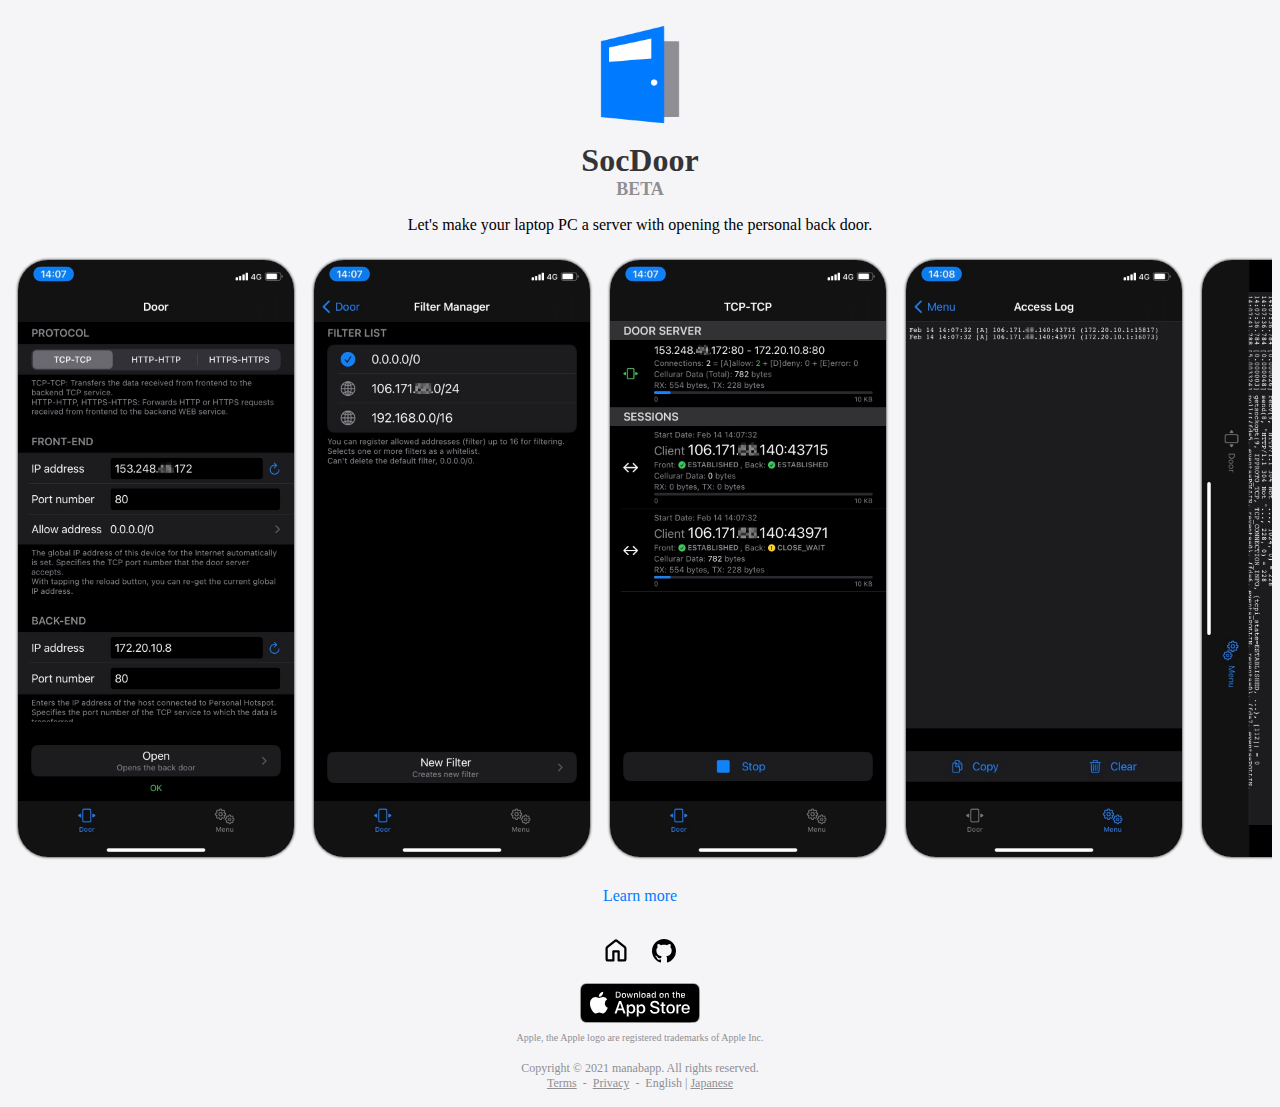
<file: docs/index.html>
<!DOCTYPE html PUBLIC "-//W3C//DTD HTML 4.01//EN" "http://www.w3.org/TR/html4/strict.dtd">
<html>
<head>
<meta http-equiv="Content-Type" content="text/html; charset=utf-8">
<meta http-equiv="Content-Style-Type" content="text/css">
<meta name="viewport" content="width=375,initial-scale=1,user-scalable=yes">
<title>SocDoor</title>
<link rel="stylesheet" href="apps.css">
</head>
<body>
<center>
<img src="img/SocDoor_splash.png" width=130 height=130><br>
<div class="title">SocDoor</div>
<font color=#8e8e93 size=+1><b>BETA</b></font>

<p>

Let's make your laptop PC a server with opening the personal back door.

<div class="yoko">
    <div><img class="screenshotimg" src="img/ScreenShot1.jpeg" alt="image1" width=276px height=597px></div>
    <div><img class="screenshotimg" src="img/ScreenShot2.jpeg" alt="image2" width=276px height=597px></div>
    <div><img class="screenshotimg" src="img/ScreenShot3.jpeg" alt="image3" width=276px height=597px></div>
    <div><img class="screenshotimg" src="img/ScreenShot4.jpeg" alt="image4" width=276px height=597px></div>
    <div><img class="screenshotimg" src="img/ScreenShot5.jpeg" alt="image5" width=276px height=597px></div>
</div>

<p>

<div id="p1">
    <a onclick="showDescription();">Learn more</a>
</div>
<div id="p2">
    <a onclick="hideDescription();">Hide text</a><br>
    <p align="left">
    SocDoor relays packets to your laptop PC that do not have a global IP.<br><br>
    
    When you want to verify a server program, you can publish the service to the Internet by connect PC to your iPhone.<br><br>
    
    <img src="img/Intro.001.jpeg" width=100% /><br><br>
    
    <span class="functions">TCP-TCP</span><br>
    Transfers TCP data received on cellurar interface of iPhone to any TCP service (including HTTP and HTTPS) on a backend host. <br>
    This feature is not Port Forwarding, so TCP connection from a client is terminated on the iOS device.<br><br>

    <span class="functions">HTTP-HTTP, HTTPS-HTTPS</span><br>
    Forwards HTTP (or HTTPS) request received on cellurar interface of iPhone to a backend WEB service. <br>
    The app behaves as a Reverse Proxy. You cna select HTTPS secure communication with a server certificate.<br>
    Sorry, these protocols cannot be used in current version. <br><br>
    
    This app is a BETA version and will be updated in the future.
    </p>
    <a onclick="hideDescription();">Hide text</a>
</div>

<p>
<br>
<!-- refer: https://primer.style/octicons/ -->
<a href="../Apps/index.html"><img src="img/home.svg" height=24></a>&nbsp;&nbsp;&nbsp;&nbsp;&nbsp;
<a href="https://github.com/manabapp/SocDoor"><img src="img/mark-github.svg" height=24></a>
<p>

<!-- refer: https://qiita.com/macoril/items/48125b2a0a48339b3693 -->
<!-- refer: https://developer.apple.com/jp/app-store/marketing/guidelines/ -->
<a href="https://itunes.apple.com/app/id1553713764?mt=8"><img src="img/AppStore_US.svg"></a><br>
<span class="trademarks">Apple, the Apple logo are registered trademarks of Apple Inc.</span>

<p>

<div class="copyright">
    Copyright © 2021 manabapp. All rights reserved.<br>
    <a class="footer" href="TermsOfService.html">Terms</a>&nbsp;&nbsp;-&nbsp;
    <a class="footer" href="PrivacyPolicy.html">Privacy</a>&nbsp;&nbsp;-&nbsp;
    English | <a class="footer" href="index_ja.html">Japanese</a>
</div>

<p>

</center>
<script>
document.getElementById("p1").style.display = "block";
document.getElementById("p2").style.display = "none";
function showDescription(){
    document.getElementById("p1").style.display = "none";
    document.getElementById("p2").style.display = "block";
}
function hideDescription(){
    document.getElementById("p1").style.display = "block";
    document.getElementById("p2").style.display = "none";
}
</script>
</body>
</html>
</file>
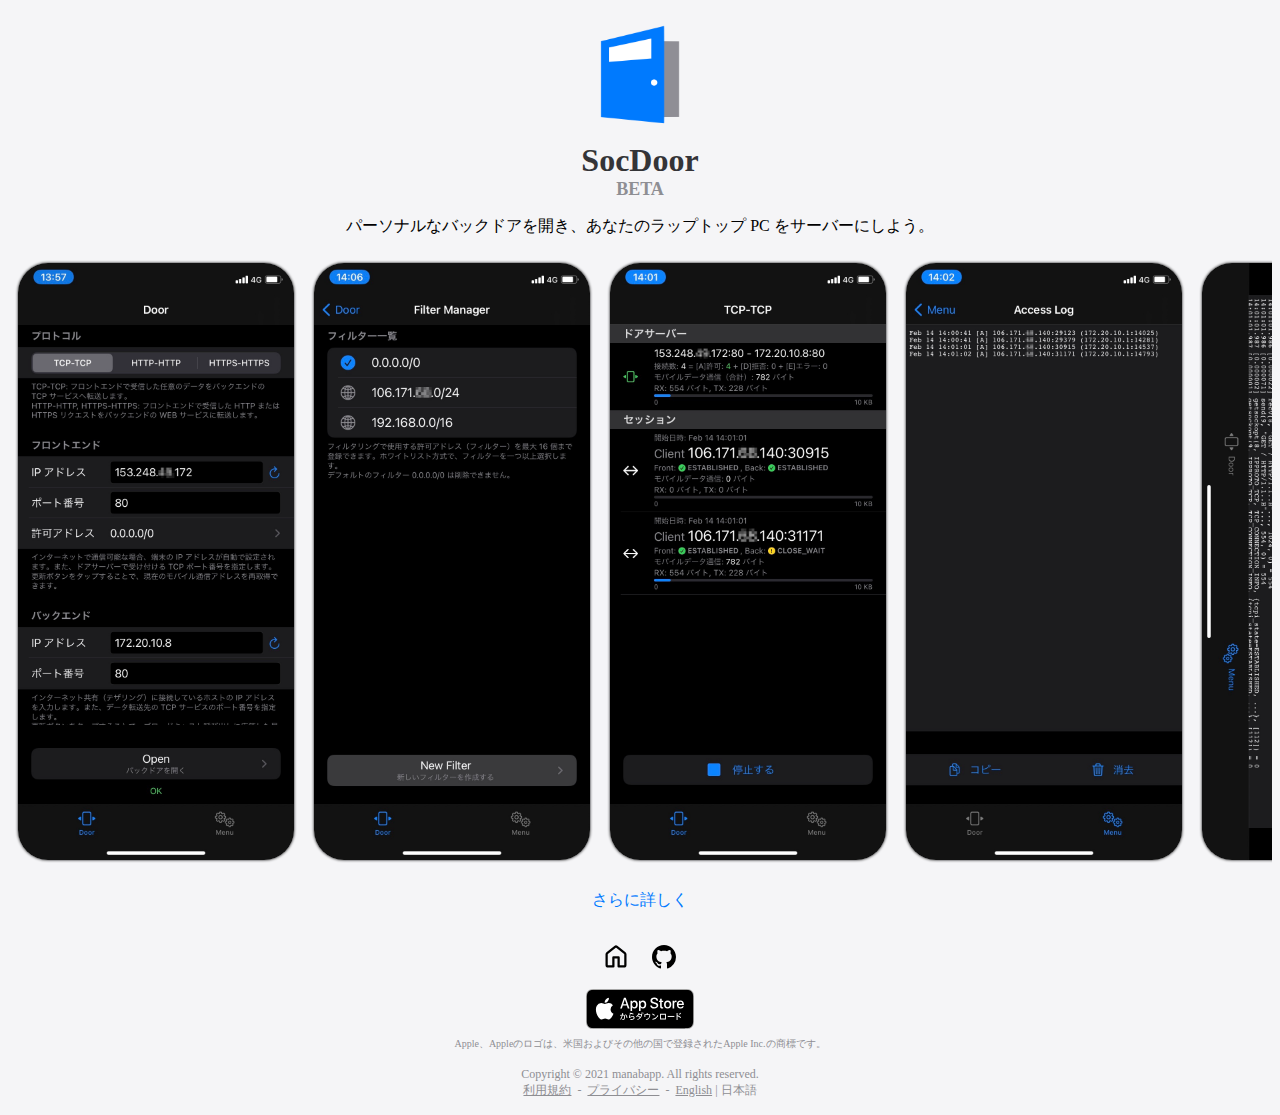
<file: docs/index_ja.html>
<!DOCTYPE html PUBLIC "-//W3C//DTD HTML 4.01//EN" "http://www.w3.org/TR/html4/strict.dtd">
<html>
<head>
<meta http-equiv="Content-Type" content="text/html; charset=utf-8">
<meta http-equiv="Content-Style-Type" content="text/css">
<meta name="viewport" content="width=375,initial-scale=1,user-scalable=yes">
<title>SocDoor (Japanese)</title>
<link rel="stylesheet" href="apps.css">
</head>
<body>
<center>
<img src="img/SocDoor_splash.png" width=130 height=130><br>
<div class="title">SocDoor</div>
<font color=#8e8e93 size=+1><b>BETA</b></font>

<p>

パーソナルなバックドアを開き、あなたのラップトップ PC をサーバーにしよう。

<div class="yoko">
    <div><img class="screenshotimg" src="img/ScreenShot1_ja.jpeg" alt="image1" width=276px height=597px></div>
    <div><img class="screenshotimg" src="img/ScreenShot2_ja.jpeg" alt="image2" width=276px height=597px></div>
    <div><img class="screenshotimg" src="img/ScreenShot3_ja.jpeg" alt="image3" width=276px height=597px></div>
    <div><img class="screenshotimg" src="img/ScreenShot4_ja.jpeg" alt="image4" width=276px height=597px></div>
    <div><img class="screenshotimg" src="img/ScreenShot5_ja.jpeg" alt="image5" width=276px height=597px></div>
</div>

<p>

<div id="p1">
    <a onclick="showDescription();">さらに詳しく</a>
</div>
<div id="p2">
    <a onclick="hideDescription();">説明を隠す</a><br>
    <p align="left">
    SocDoor は、グローバル IP を持たないラップトップ PC に対してパケットを中継します。<br><br>
    
    サーバープログラムを検証したいときに、PC をあなたの iPhone に接続してインターネットにサービスを公開することができます。<br><br>
    
    <img src="img/Intro.001.jpeg" width=100% /><br><br>
    
    <span class="functions">TCP-TCP</span><br>
    iPhone のモバイル通信インターフェースで受信した TCP データをバックエンドの任意の TCP サービス（HTTP, HTTPS を含む）へ転送します。<br>
    なお、この機能はポートフォワーディングではないため、クライアントとの TCP コネクションは iOS 端末で一旦終端します。<br><br>

    <span class="functions">HTTP-HTTP, HTTPS-HTTPS</span><br>
    iPhone のモバイル通信インターフェースで受信した HTTP（または HTTPS）リクエストをバックエンドの WEB サービスに転送します。<br>
    リバースプロキシとして動作します。また、サーバ証明書を用意することで　HTTPS を使用したセキュアな通信が可能となります。<br>
    現在、この機能は使用できません。<br><br>
    
    本アプリは BETA バージョンであり、今後アップデートしていきます。
    </p>
    <a onclick="hideDescription();">説明を隠す</a>
</div>

<p>
<br>
<!-- refer: https://primer.style/octicons/ -->
<a href="../Apps/index_ja.html"><img src="img/home.svg" height=24></a>&nbsp;&nbsp;&nbsp;&nbsp;&nbsp;
<a href="https://github.com/manabapp/SocDoor"><img src="img/mark-github.svg" height=24></a>
<p>

<!-- refer: https://qiita.com/macoril/items/48125b2a0a48339b3693 -->
<!-- refer: https://developer.apple.com/jp/app-store/marketing/guidelines/ -->
<a href="https://itunes.apple.com/jp/app/id1553713764?mt=8"><img src="img/AppStore_JP.svg"></a><br>
<span class="trademarks">Apple、Appleのロゴは、米国およびその他の国で登録されたApple Inc.の商標です。</span>

<p>

<div class="copyright">
    Copyright © 2021 manabapp. All rights reserved.<br>
    <a class="footer" href="TermsOfService_ja.html">利用規約</a>&nbsp;&nbsp;-&nbsp;
    <a class="footer" href="PrivacyPolicy_ja.html">プライバシー</a>&nbsp;&nbsp;-&nbsp;
    <a class="footer" href="index.html">English</a> | 日本語
</div>

<p>

</center>
<script>
    document.getElementById("p1").style.display = "block";
    document.getElementById("p2").style.display = "none";
    function showDescription(){
        document.getElementById("p1").style.display = "none";
        document.getElementById("p2").style.display = "block";
    }
    function hideDescription(){
        document.getElementById("p1").style.display = "block";
        document.getElementById("p2").style.display = "none";
    }
</script>
</body>
</html>
</file>
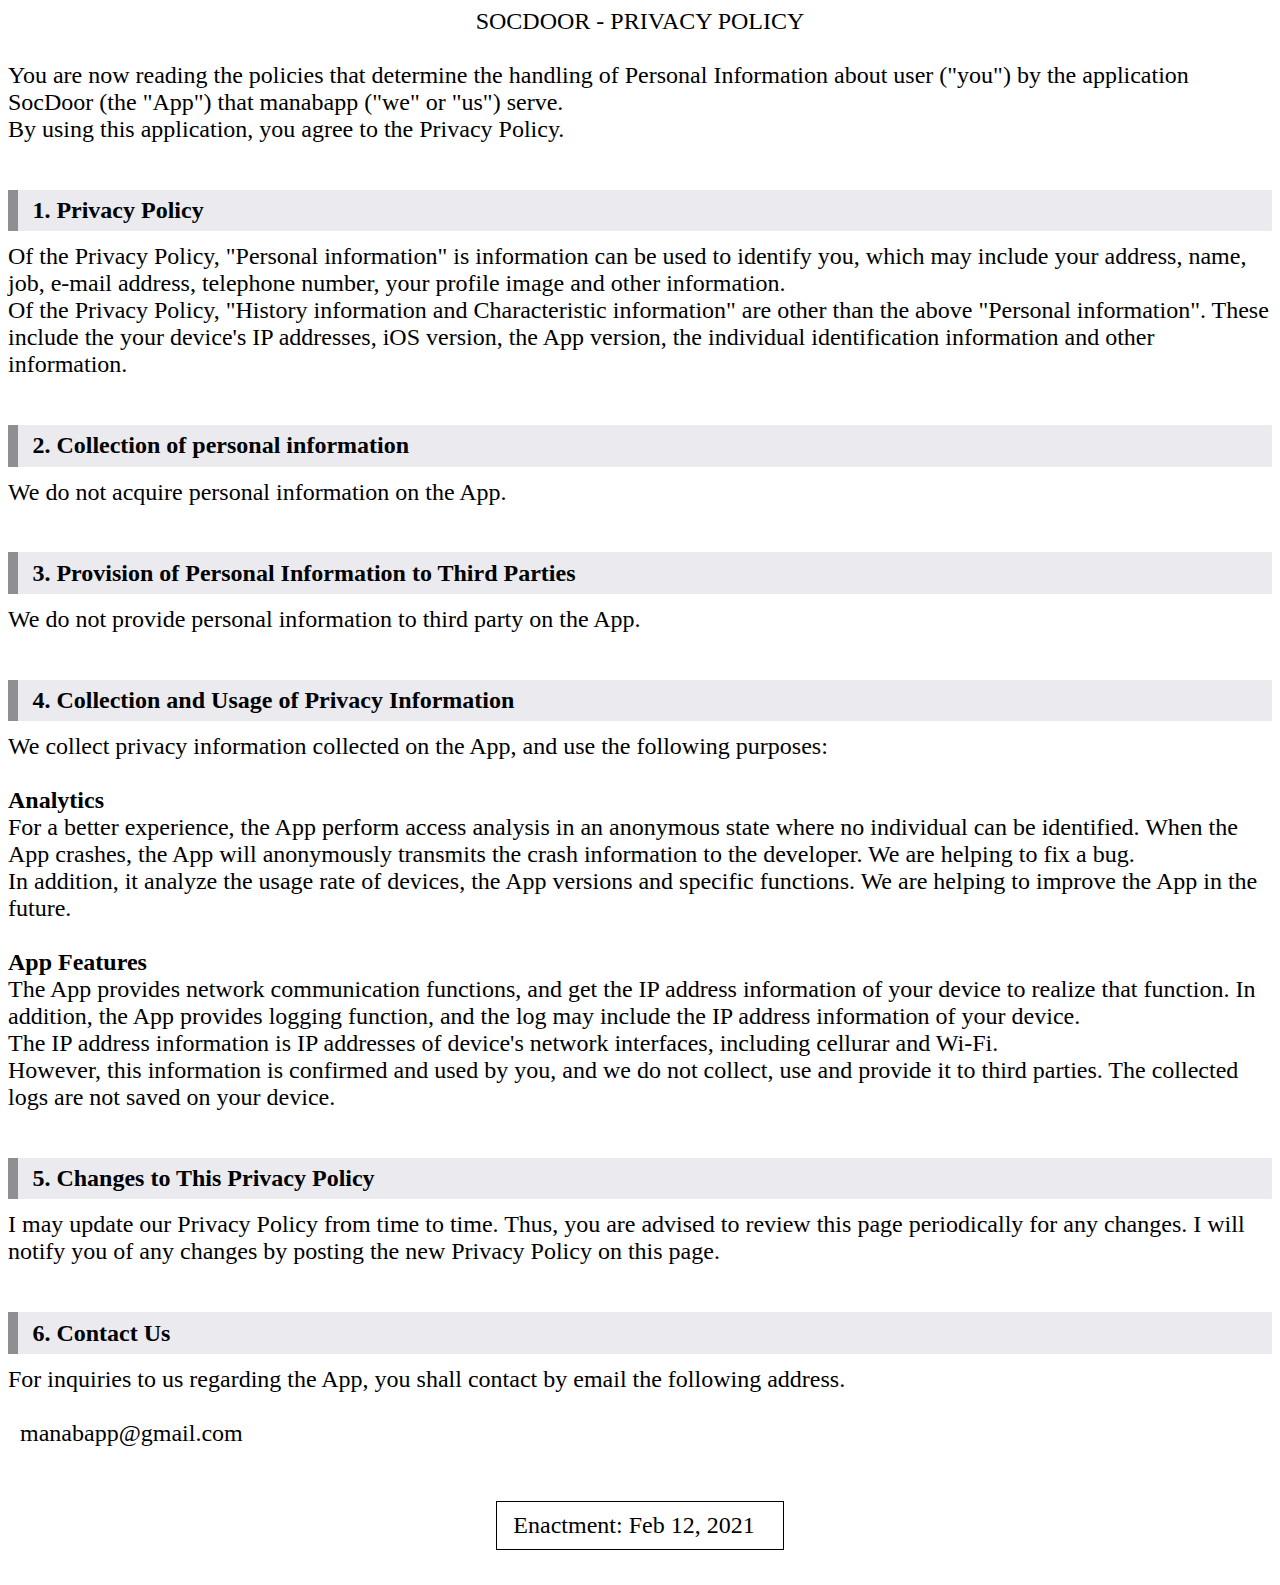
<file: docs/PrivacyPolicy.html>
<!DOCTYPE html PUBLIC "-//W3C//DTD HTML 4.01//EN" "http://www.w3.org/TR/html4/strict.dtd">
<html>
<head>
<meta http-equiv="Content-Type" content="text/html; charset=utf-8">
<meta http-equiv="Content-Style-Type" content="text/css">
<title>Privacy Policy</title>
<link rel="stylesheet" href="style.css">
</head>
<body>
<center>SOCDOOR - PRIVACY POLICY</center><br>
You are now reading the policies that determine the handling of Personal Information about user ("you") by the application SocDoor (the "App") that manabapp ("we" or "us") serve.<br>
By using this application, you agree to the Privacy Policy.<br>
<br>

<h2>1. Privacy Policy</h2>
Of the Privacy Policy, "Personal information" is information can be used to identify you, which may include your address, name, job, e-mail address, telephone number, your profile image and other information.<br>
Of the Privacy Policy, "History information and Characteristic information" are other than the above "Personal information". These include the your device's IP addresses, iOS version, the App version, the individual identification information and other information.<br>
<br>

<h2>2. Collection of personal information</h2>
We do not acquire personal information on the App.<br>
<br>
    
<h2>3. Provision of Personal Information to Third Parties</h2>
We do not provide personal information to third party on the App.<br>
<br>

<h2>4. Collection and Usage of Privacy Information</h2>
We collect privacy information collected on the App, and use the following purposes:<br>
<br>

<b>Analytics</b><br>
For a better experience, the App perform access analysis in an anonymous state where no individual can be identified.
When the App crashes, the App will anonymously transmits the crash information to the developer. We are helping to fix a bug.<br>
In addition, it analyze the usage rate of devices, the App versions and specific functions. We are helping to improve the App in the future.<br>
<br>

<b>App Features</b><br>
The App provides network communication functions, and get the IP address information of your device to realize that function.
In addition, the App provides logging function, and the log may include the IP address information of your device.<br>
The IP address information is IP addresses of device's network interfaces, including cellurar and Wi-Fi.<br>
However, this information is confirmed and used by you, and we do not collect, use and provide it to third parties.
The collected logs are not saved on your device. <br>
<br>

<h2>5. Changes to This Privacy Policy</h2>
I may update our Privacy Policy from time to time.
Thus, you are advised to review this page periodically for any changes.
I will notify you of any changes by posting the new Privacy Policy on this page.<br>
<br>

<h2>6. Contact Us</h2>
For inquiries to us regarding the App, you shall contact by email the following address.<br>
<br>
&nbsp;&nbsp;manabapp@gmail.com<br>
<br>
<br>

<center><table><tr><td>&nbsp;Enactment: Feb 12, 2021&nbsp;&nbsp;&nbsp;</td></tr></table></center>
<br>
</body>
</html>
</file>
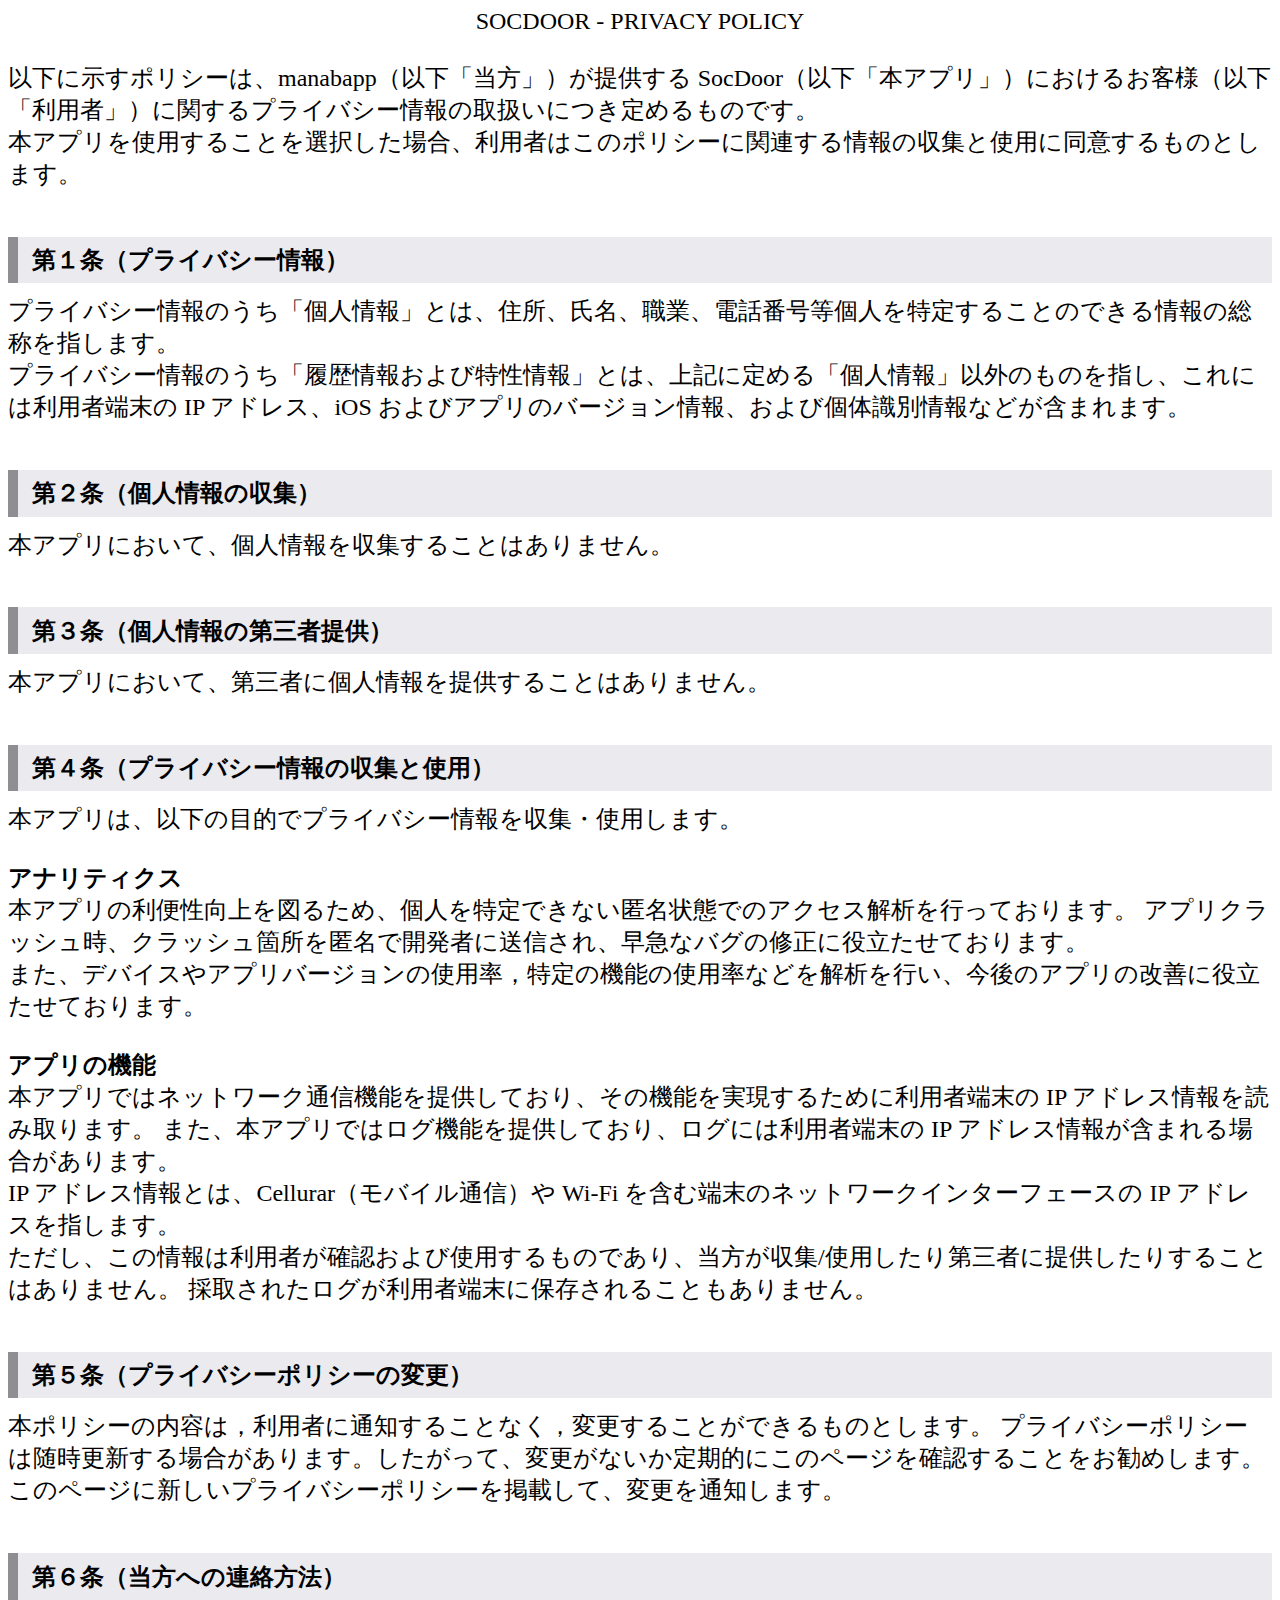
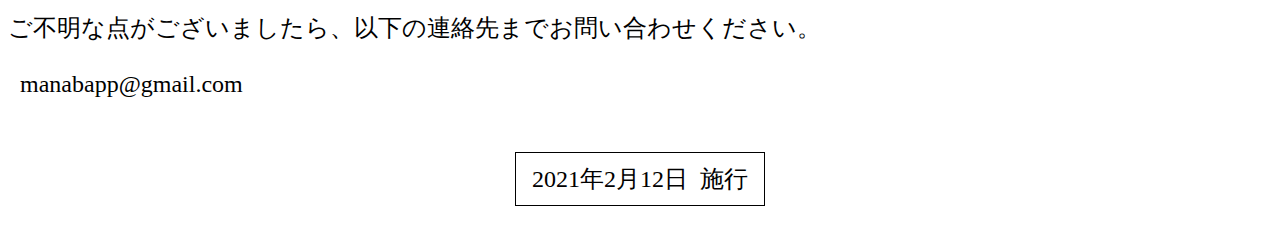
<file: docs/PrivacyPolicy_ja.html>
<!DOCTYPE html PUBLIC "-//W3C//DTD HTML 4.01//EN" "http://www.w3.org/TR/html4/strict.dtd">
<html>
<head>
<meta http-equiv="Content-Type" content="text/html; charset=utf-8">
<meta http-equiv="Content-Style-Type" content="text/css">
<title>Privacy Policy (Japanese)</title>
<link rel="stylesheet" href="style.css">
</head>
<body>
<center>SOCDOOR - PRIVACY POLICY</center><br>
以下に示すポリシーは、manabapp（以下「当方」）が提供する SocDoor（以下「本アプリ」）におけるお客様（以下「利用者」）に関するプライバシー情報の取扱いにつき定めるものです。<br>
本アプリを使用することを選択した場合、利用者はこのポリシーに関連する情報の収集と使用に同意するものとします。<br>
<br>

<h2>第１条（プライバシー情報）</h2>
プライバシー情報のうち「個人情報」とは、住所、氏名、職業、電話番号等個人を特定することのできる情報の総称を指します。<br>
プライバシー情報のうち「履歴情報および特性情報」とは、上記に定める「個人情報」以外のものを指し、これには利用者端末の IP アドレス、iOS およびアプリのバージョン情報、および個体識別情報などが含まれます。<br>
<br>

<h2>第２条（個人情報の収集）</h2>
本アプリにおいて、個人情報を収集することはありません。<br>
<br>
    
<h2>第３条（個人情報の第三者提供）</h2>
本アプリにおいて、第三者に個人情報を提供することはありません。<br>
<br>

<h2>第４条（プライバシー情報の収集と使用）</h2>
本アプリは、以下の目的でプライバシー情報を収集・使用します。<br>
<br>

<b>アナリティクス</b><br>
本アプリの利便性向上を図るため、個人を特定できない匿名状態でのアクセス解析を行っております。
アプリクラッシュ時、クラッシュ箇所を匿名で開発者に送信され、早急なバグの修正に役立たせております。<br>
また、デバイスやアプリバージョンの使用率，特定の機能の使用率などを解析を行い、今後のアプリの改善に役立たせております。<br>
<br>

<b>アプリの機能</b><br>
本アプリではネットワーク通信機能を提供しており、その機能を実現するために利用者端末の IP アドレス情報を読み取ります。
また、本アプリではログ機能を提供しており、ログには利用者端末の IP アドレス情報が含まれる場合があります。<br>
IP アドレス情報とは、Cellurar（モバイル通信）や Wi-Fi を含む端末のネットワークインターフェースの IP アドレスを指します。<br>
ただし、この情報は利用者が確認および使用するものであり、当方が収集/使用したり第三者に提供したりすることはありません。
採取されたログが利用者端末に保存されることもありません。<br>
<br>

<h2>第５条（プライバシーポリシーの変更）</h2>
本ポリシーの内容は，利用者に通知することなく，変更することができるものとします。
プライバシーポリシーは随時更新する場合があります。したがって、変更がないか定期的にこのページを確認することをお勧めします。
このページに新しいプライバシーポリシーを掲載して、変更を通知します。<br>
<br>

<h2>第６条（当方への連絡方法）</h2>
ご不明な点がございましたら、以下の連絡先までお問い合わせください。<br>
<br>
&nbsp;&nbsp;manabapp@gmail.com<br>
<br>
<br>

<center><table><tr><td>&nbsp;2021年2月12日&nbsp;&nbsp;施行&nbsp;</td></tr></table></center>
<br>
</body>
</html>
</file>
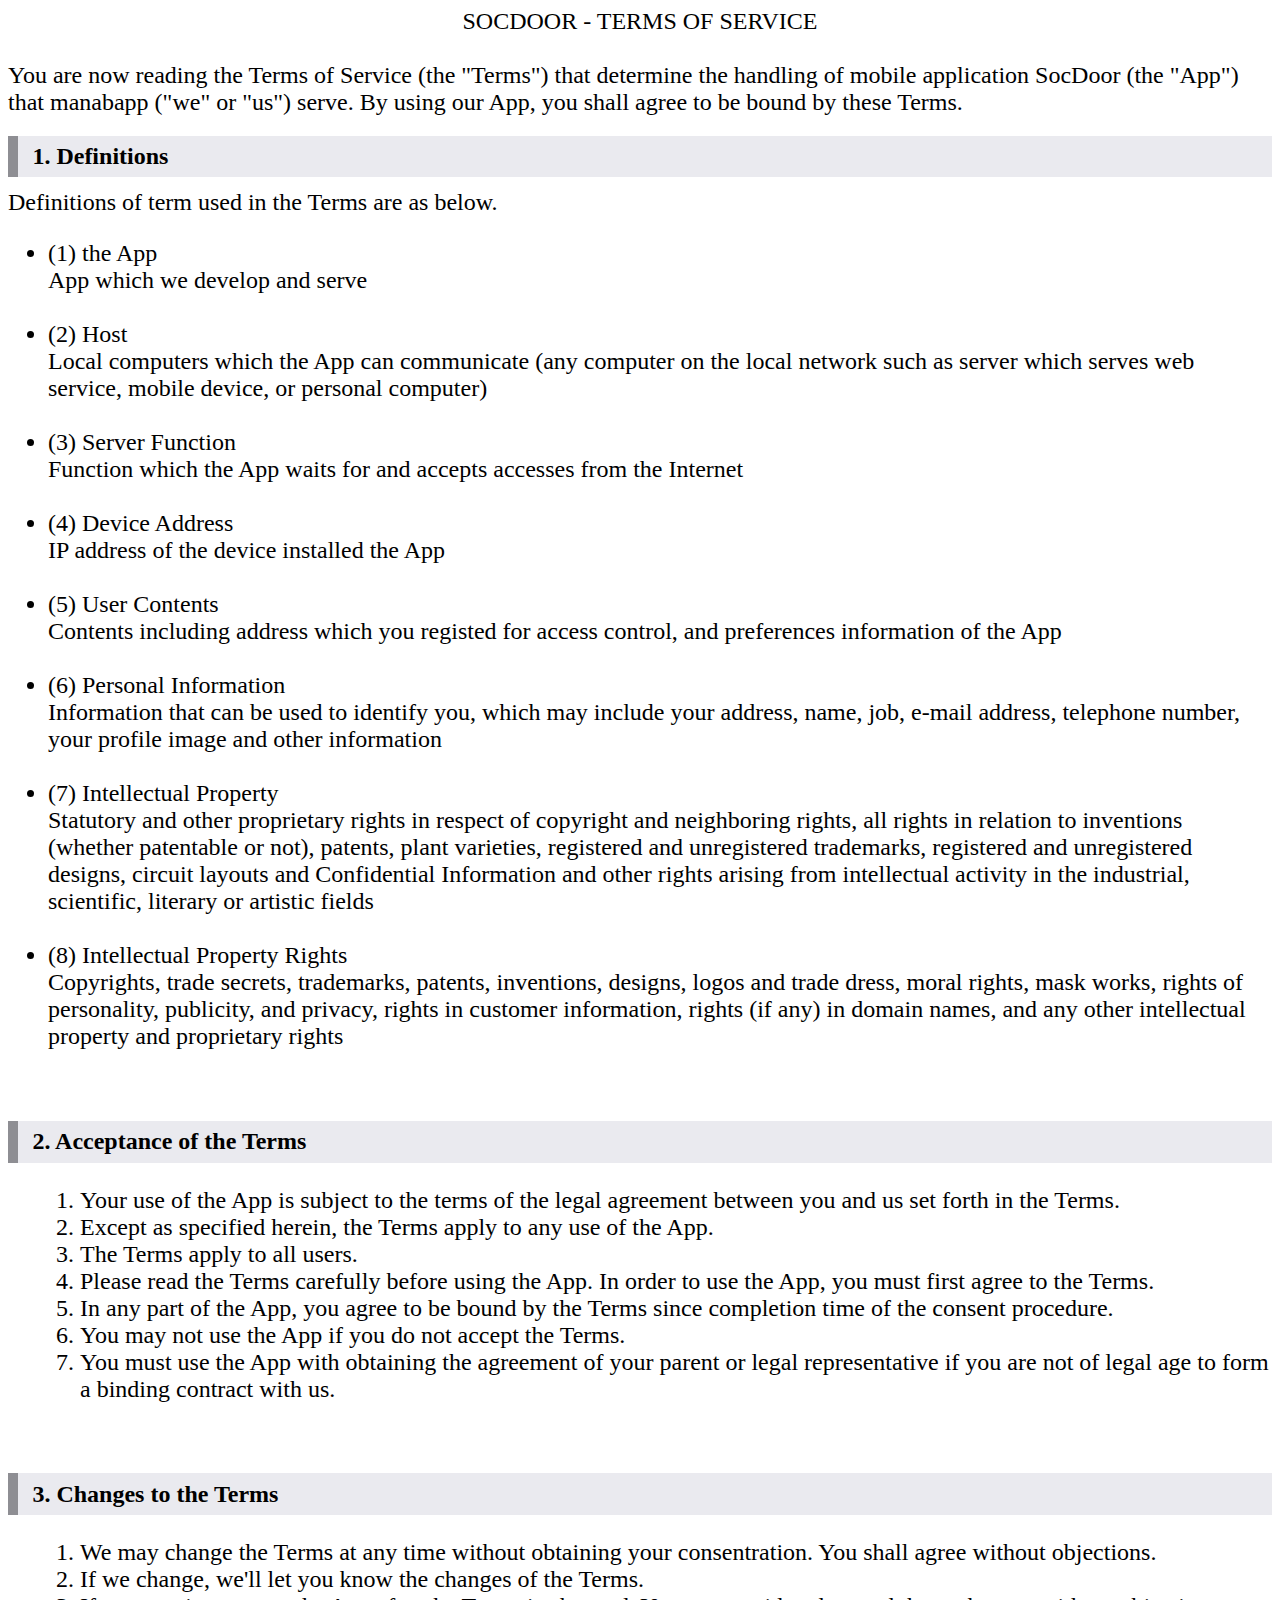
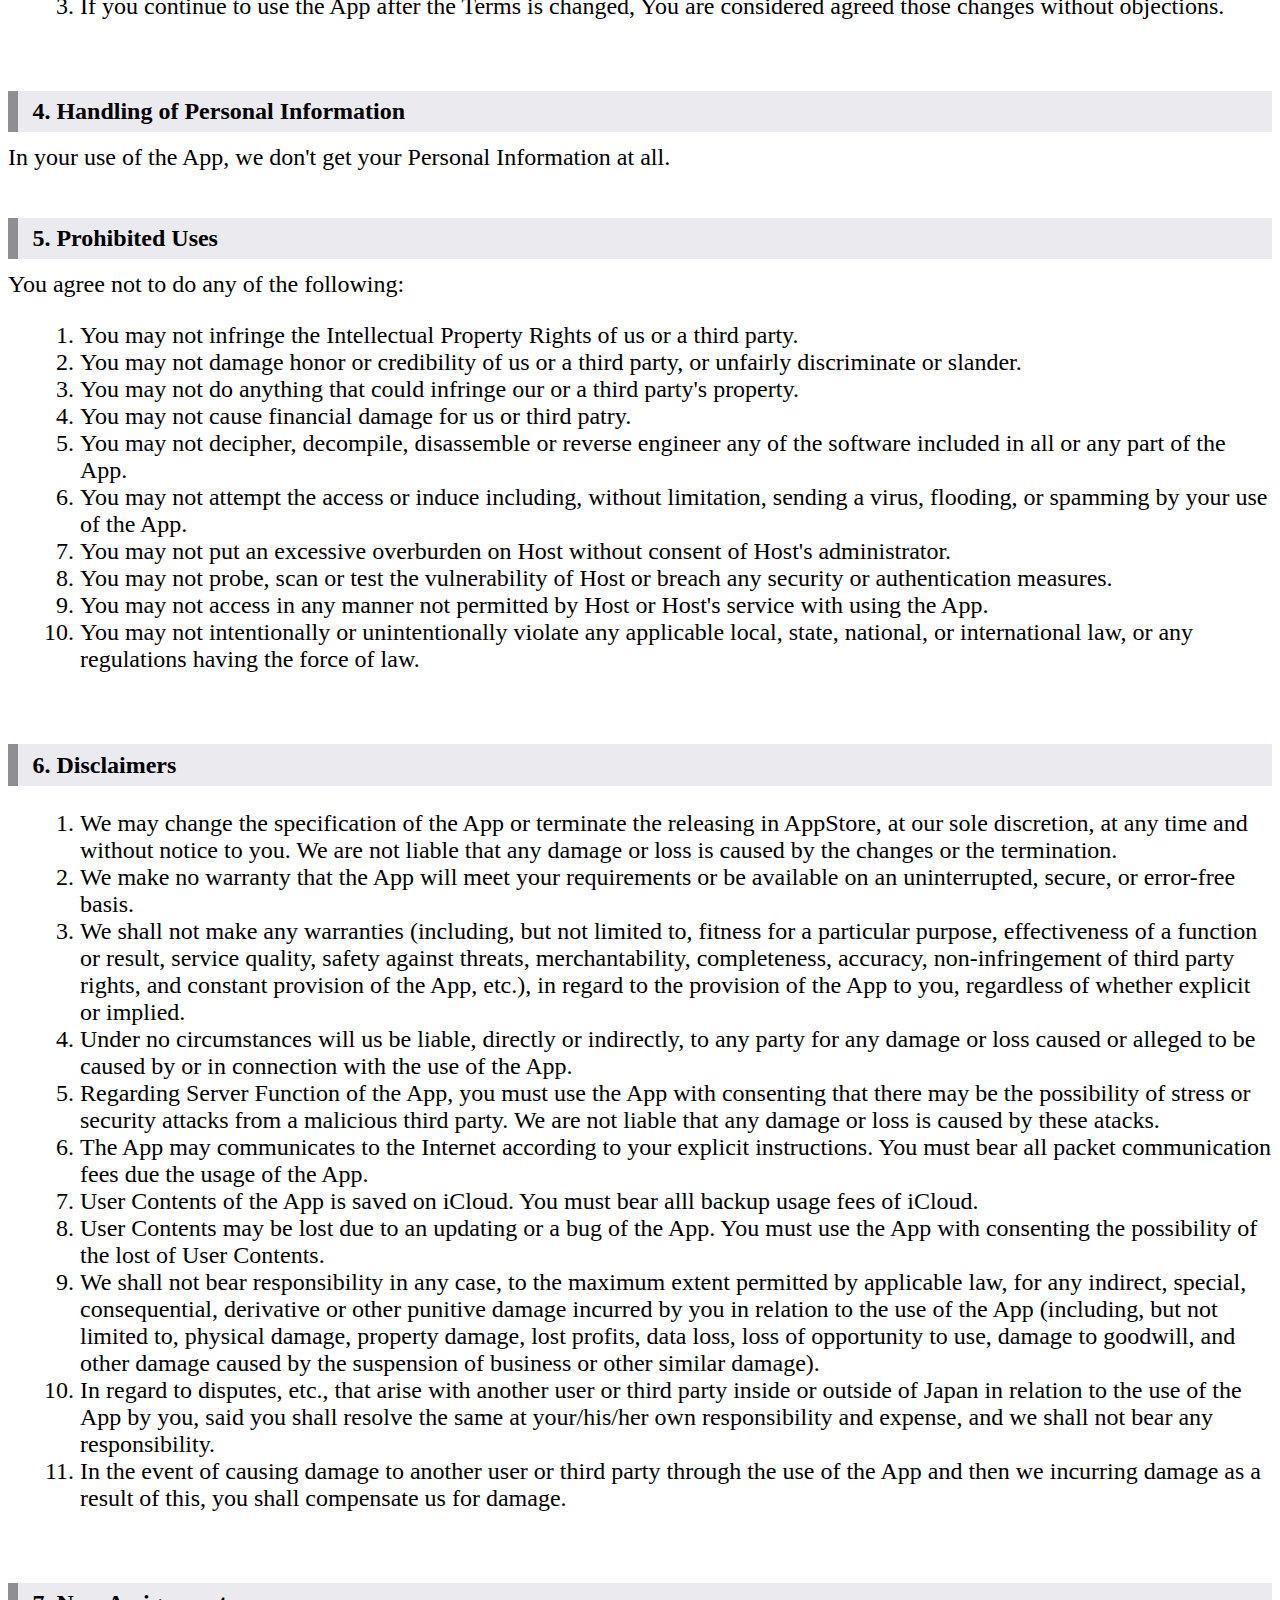
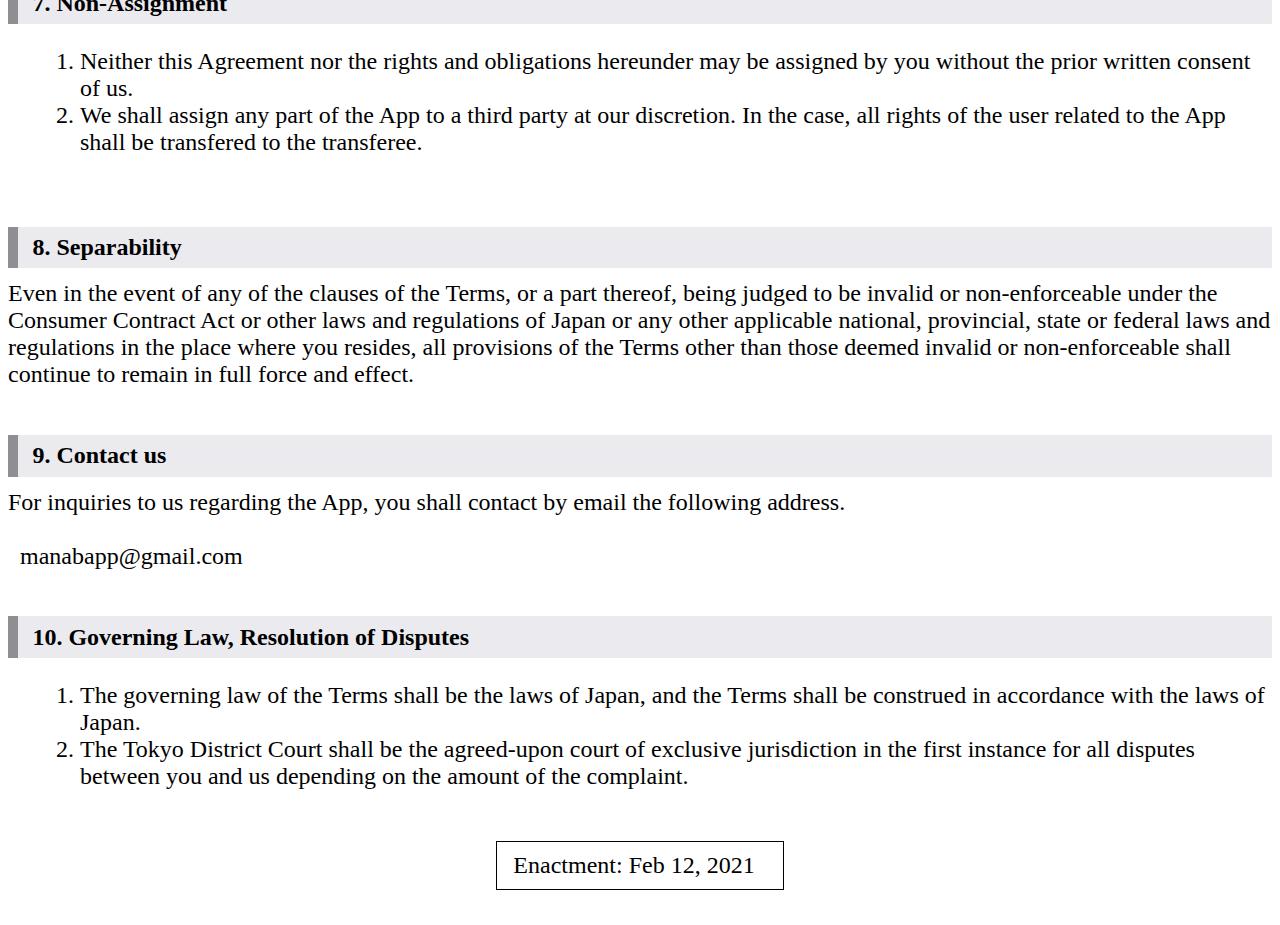
<file: docs/TermsOfService.html>
<!DOCTYPE html PUBLIC "-//W3C//DTD HTML 4.01//EN" "http://www.w3.org/TR/html4/strict.dtd">
<html>
<head>
<meta http-equiv="Content-Type" content="text/html; charset=utf-8">
<meta http-equiv="Content-Style-Type" content="text/css">
<title>Terms of Service</title>
<link rel="stylesheet" href="style.css">
</head>
<body>
<center>SOCDOOR - TERMS OF SERVICE</center><br>

You are now reading the Terms of Service (the "Terms") that determine the handling of mobile application SocDoor (the "App") that manabapp ("we" or "us") serve.
By using our App, you shall agree to be bound by these Terms.
<br>

<h2>1. Definitions</h2>
Definitions of term used in the Terms are as below.<br>

<ul>
<li>(1) the App</li>
App which we develop and serve<br><br>
<li>(2) Host</li>
Local computers which the App can communicate (any computer on the local network such as server which serves web service, mobile device, or personal computer)<br><br>
<li>(3) Server Function</li>
Function which the App waits for and accepts accesses from the Internet<br><br>
<li>(4) Device Address</li>
IP address of the device installed the App<br><br>
<li>(5) User Contents</li>
Contents including address which you registed for access control, and preferences information of the App<br><br>
<li>(6) Personal Information</li>
Information that can be used to identify you, which may include your address, name, job, e-mail address, telephone number, your profile image and other information<br><br>
<li>(7) Intellectual Property</li>
Statutory and other proprietary rights in respect of copyright and neighboring rights, all rights in relation to inventions (whether patentable or not), patents, plant varieties, registered and unregistered trademarks, registered and unregistered designs, circuit layouts and Confidential Information and other rights arising from intellectual activity in the industrial, scientific, literary or artistic fields<br><br>
<li>(8) Intellectual Property Rights</li>
Copyrights, trade secrets, trademarks, patents, inventions, designs, logos and trade dress, moral rights, mask works, rights of personality, publicity, and privacy, rights in customer information, rights (if any) in domain names, and any other intellectual property and proprietary rights
</ul><br>

<h2>2. Acceptance of the Terms</h2>
<ol>
<li>Your use of the App is subject to the terms of the legal agreement between you and us set forth in the Terms.
<li>Except as specified herein, the Terms apply to any use of the App.
<li>The Terms apply to all users.
<li>Please read the Terms carefully before using the App. In order to use the App, you must first agree to the Terms.
<li>In any part of the App, you agree to be bound by the Terms since completion time of the consent procedure.
<li>You may not use the App if you do not accept the Terms.
<li>You must use the App with obtaining the agreement of your parent or legal representative if you are not of legal age to form a binding contract with us.
</ol><br>

<h2>3. Changes to the Terms</h2>
<ol>
<li>We may change the Terms at any time without obtaining your consentration. You shall agree without objections.
<li>If we change, we'll let you know the changes of the Terms.
<li>If you continue to use the App after the Terms is changed, You are considered agreed those changes without objections.
</ol><br>

<h2>4. Handling of Personal Information</h2>
In your use of the App, we don't get your Personal Information at all.<br><br>

<h2>5. Prohibited Uses</h2>
You agree not to do any of the following:<br>

<ol>
<li>You may not infringe the Intellectual Property Rights of us or a third party.
<li>You may not damage honor or credibility of us or a third party, or unfairly discriminate or slander.
<li>You may not do anything that could infringe our or a third party's property.
<li>You may not cause financial damage for us or third patry.
<li>You may not decipher, decompile, disassemble or reverse engineer any of the software included in all or any part of the App.
<li>You may not attempt the access or induce including, without limitation, sending a virus, flooding, or spamming by your use of the App.
<li>You may not put an excessive overburden on Host without consent of Host's administrator.
<li>You may not probe, scan or test the vulnerability of Host or breach any security or authentication measures.
<li>You may not access in any manner not permitted by Host or Host's service with using the App.
<li>You may not intentionally or unintentionally violate any applicable local, state, national, or international law, or any regulations having the force of law.
</ol><br>

<h2>6. Disclaimers</h2>
<ol>
<li>We may change the specification of the App or terminate the releasing in AppStore, at our sole discretion, at any time and without notice to you. We are not liable that any damage or loss is caused by the changes or the termination.
<li>We make no warranty that the App will meet your requirements or be available on an uninterrupted, secure, or error-free basis.
<li>We shall not make any warranties (including, but not limited to, fitness for a particular purpose, effectiveness of a function or result, service quality, safety against threats, merchantability, completeness, accuracy, non-infringement of third party rights, and constant provision of the App, etc.), in regard to the provision of the App to you, regardless of whether explicit or implied.
<li>Under no circumstances will us be liable, directly or indirectly, to any party for any damage or loss caused or alleged to be caused by or in connection with the use of the App.
<li>Regarding Server Function of the App, you must use the App with consenting that there may be the possibility of stress or security attacks from a malicious third party. We are not liable that any damage or loss is caused by these atacks.
<li>The App may communicates to the Internet according to your explicit instructions. You must bear all packet communication fees due the usage of the App.
<li>User Contents of the App is saved on iCloud. You must bear alll backup usage fees of iCloud.
<li>User Contents may be lost due to an updating or a bug of the App. You must use the App with consenting the possibility of the lost of User Contents.
<li>We shall not bear responsibility in any case, to the maximum extent permitted by applicable law, for any indirect, special, consequential, derivative or other punitive damage incurred by you in relation to the use of the App (including, but not limited to, physical damage, property damage, lost profits, data loss, loss of opportunity to use, damage to goodwill, and other damage caused by the suspension of business or other similar damage).
<li>In regard to disputes, etc., that arise with another user or third party inside or outside of Japan in relation to the use of the App by you, said you shall resolve the same at your/his/her own responsibility and expense, and we shall not bear any responsibility.
<li>In the event of causing damage to another user or third party through the use of the App and then we incurring damage as a result of this, you shall compensate us for damage.
</ol><br>

<h2>7. Non-Assignment</h2>
<ol>
<li>Neither this Agreement nor the rights and obligations hereunder may be assigned by you without the prior written consent of us.
<li>We shall assign any part of the App to a third party at our discretion. In the case, all rights of the user related to the App shall be transfered to the transferee.
</ol><br>

<h2>8. Separability</h2>
Even in the event of any of the clauses of the Terms, or a part thereof, being judged to be invalid or non-enforceable under the Consumer Contract Act or other laws and regulations of Japan or any other applicable national, provincial, state or federal laws and regulations in the place where you resides, all provisions of the Terms other than those deemed invalid or non-enforceable shall continue to remain in full force and effect.<br><br>

<h2>9. Contact us</h2>
For inquiries to us regarding the App, you shall contact by email the following address.<br>
<br>
&nbsp;&nbsp;manabapp@gmail.com<br>
<br>

<h2>10. Governing Law, Resolution of Disputes</h2>
<ol>
<li>The governing law of the Terms shall be the laws of Japan, and the Terms shall be construed in accordance with the laws of Japan.
<li>The Tokyo District Court shall be the agreed-upon court of exclusive jurisdiction in the first instance for all disputes between you and us depending on the amount of the complaint.
</ol><br>

<center><table><tr><td>&nbsp;Enactment: Feb 12, 2021&nbsp;&nbsp;&nbsp;</td></tr></table></center>

<br>
</body>
</html>
</file>
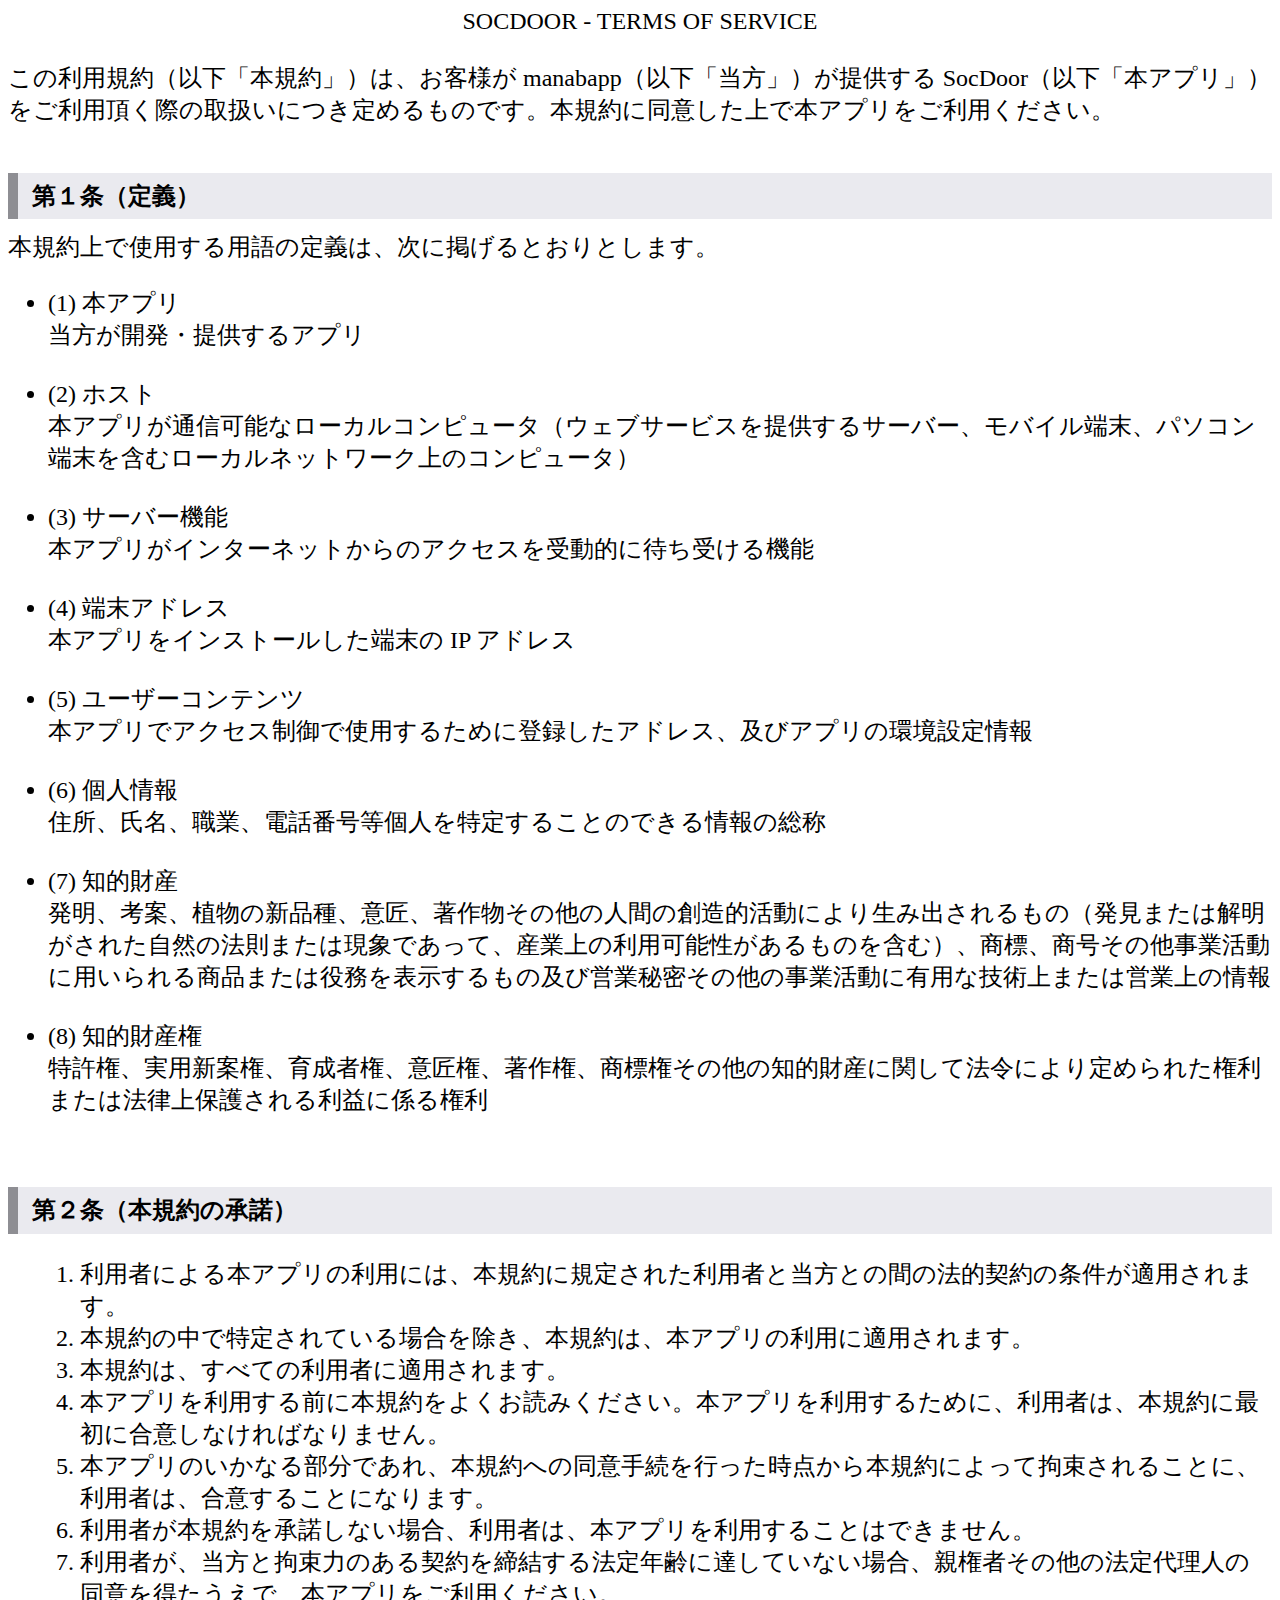
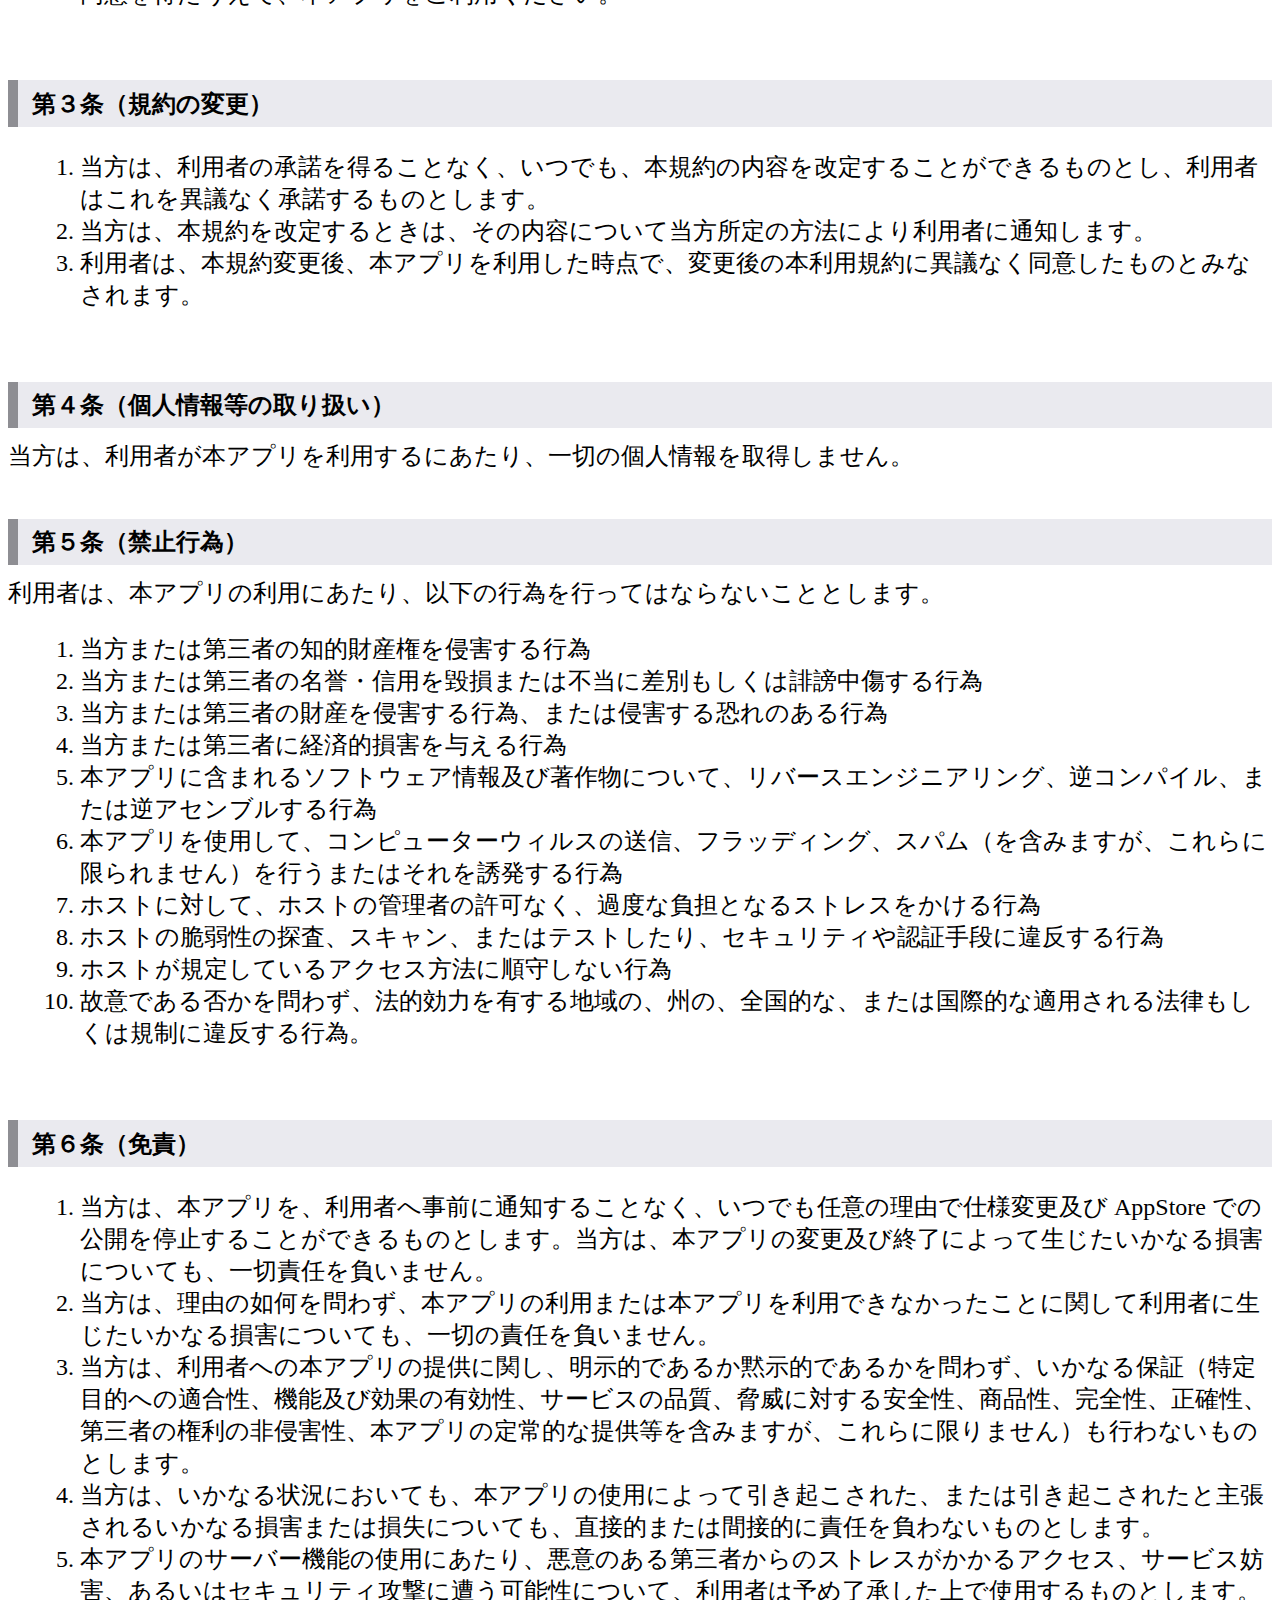
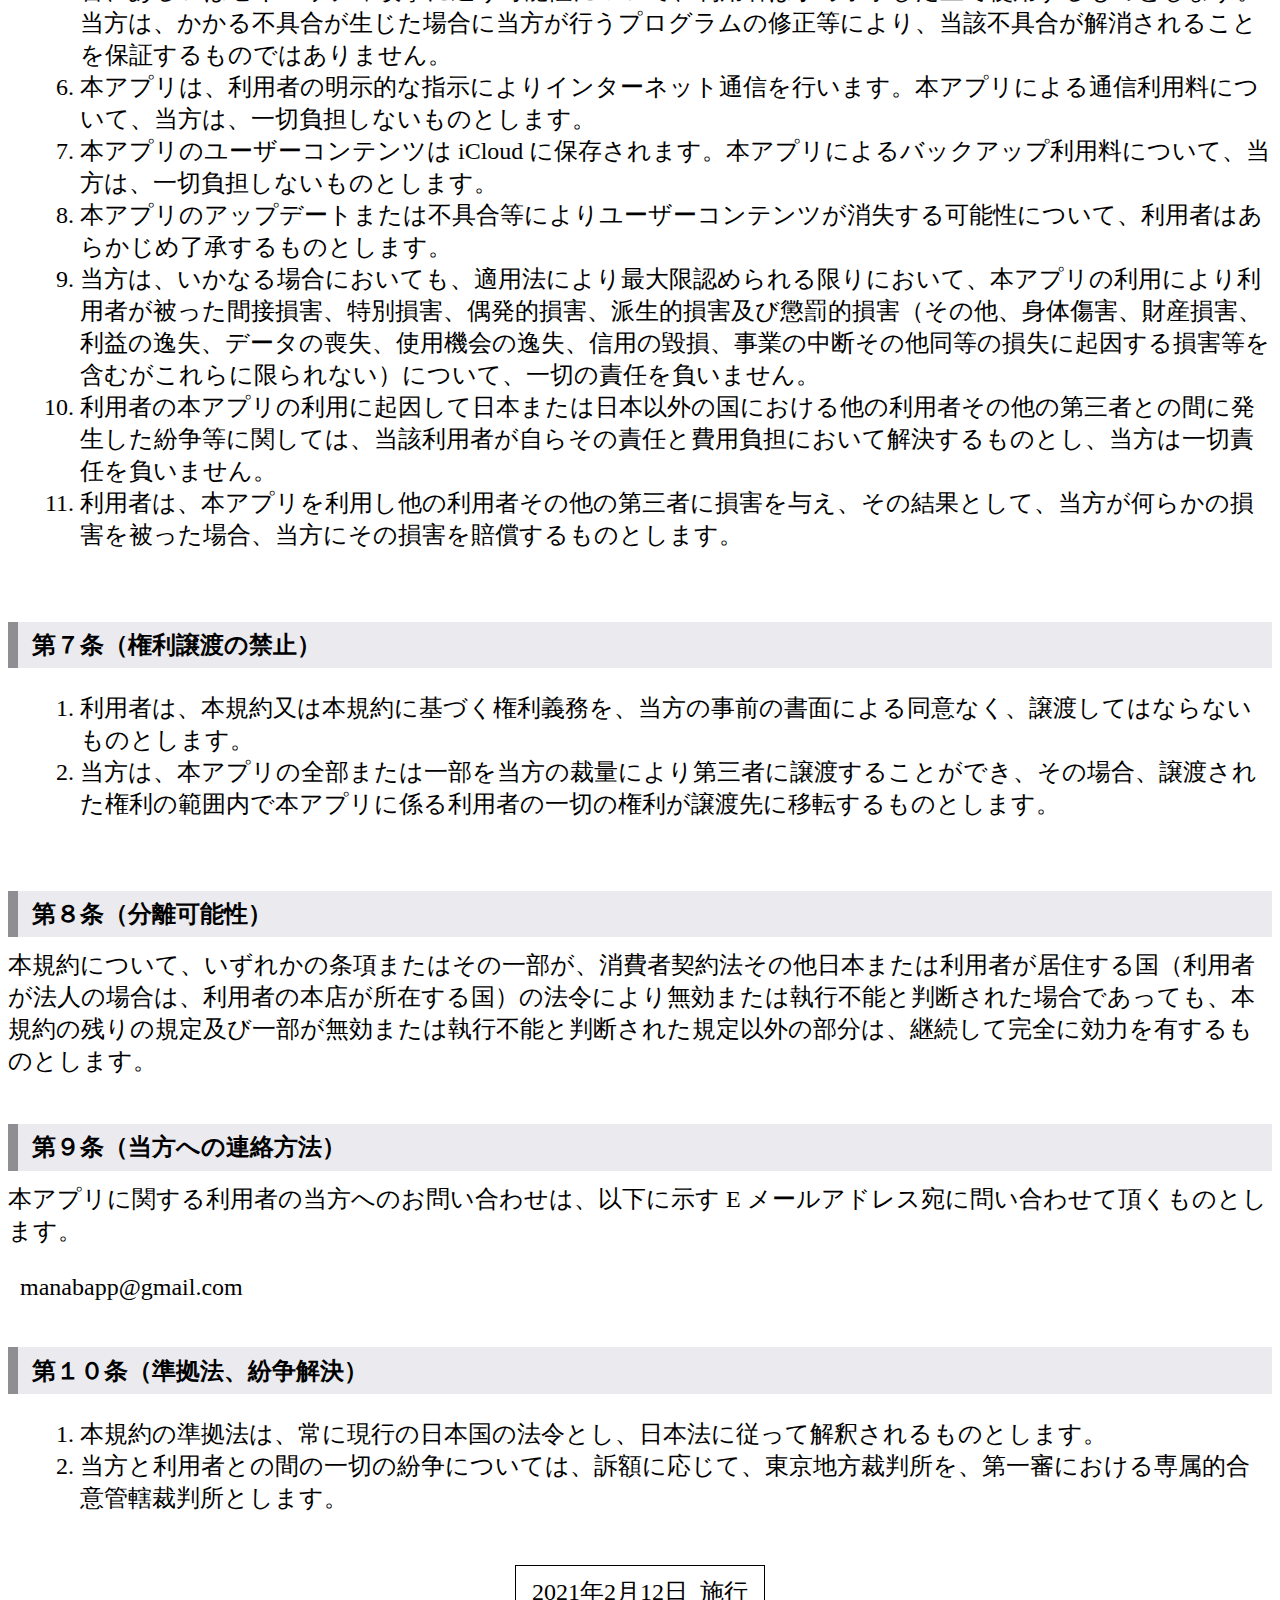
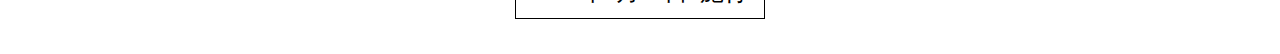
<file: docs/TermsOfService_ja.html>
<!DOCTYPE html PUBLIC "-//W3C//DTD HTML 4.01//EN" "http://www.w3.org/TR/html4/strict.dtd">
<html>
<head>
<meta http-equiv="Content-Type" content="text/html; charset=utf-8">
<meta http-equiv="Content-Style-Type" content="text/css">
<title>Terms of Service (Japanese)</title>
<link rel="stylesheet" href="style.css">
</head>
<body>
<center>SOCDOOR - TERMS OF SERVICE</center><br>

この利用規約（以下「本規約」）は、お客様が manabapp（以下「当方」）が提供する SocDoor（以下「本アプリ」）をご利用頂く際の取扱いにつき定めるものです。本規約に同意した上で本アプリをご利用ください。<br>
<br>

<h2>第１条（定義）</h2>
本規約上で使用する用語の定義は、次に掲げるとおりとします。<br>
<ul>
<li>(1) 本アプリ</li>
当方が開発・提供するアプリ<br><br>
<li>(2) ホスト</li>
本アプリが通信可能なローカルコンピュータ（ウェブサービスを提供するサーバー、モバイル端末、パソコン端末を含むローカルネットワーク上のコンピュータ）<br><br>
<li>(3) サーバー機能</li>
本アプリがインターネットからのアクセスを受動的に待ち受ける機能<br><br>
<li>(4) 端末アドレス</li>
本アプリをインストールした端末の IP アドレス<br><br>
<li>(5) ユーザーコンテンツ</li>
本アプリでアクセス制御で使用するために登録したアドレス、及びアプリの環境設定情報<br><br>
<li>(6) 個人情報</li>
住所、氏名、職業、電話番号等個人を特定することのできる情報の総称<br><br>
<li>(7) 知的財産</li>
発明、考案、植物の新品種、意匠、著作物その他の人間の創造的活動により生み出されるもの（発見または解明がされた自然の法則または現象であって、産業上の利用可能性があるものを含む）、商標、商号その他事業活動に用いられる商品または役務を表示するもの及び営業秘密その他の事業活動に有用な技術上または営業上の情報<br><br>
<li>(8) 知的財産権</li>
特許権、実用新案権、育成者権、意匠権、著作権、商標権その他の知的財産に関して法令により定められた権利または法律上保護される利益に係る権利
</ul><br>

<h2>第２条（本規約の承諾）</h2>
<ol>
<li>利用者による本アプリの利用には、本規約に規定された利用者と当方との間の法的契約の条件が適用されます。
<li>本規約の中で特定されている場合を除き、本規約は、本アプリの利用に適用されます。
<li>本規約は、すべての利用者に適用されます。
<li>本アプリを利用する前に本規約をよくお読みください。本アプリを利用するために、利用者は、本規約に最初に合意しなければなりません。
<li>本アプリのいかなる部分であれ、本規約への同意手続を行った時点から本規約によって拘束されることに、利用者は、合意することになります。
<li>利用者が本規約を承諾しない場合、利用者は、本アプリを利用することはできません。
<li>利用者が、当方と拘束力のある契約を締結する法定年齢に達していない場合、親権者その他の法定代理人の同意を得たうえで、本アプリをご利用ください。
</ol><br>

<h2>第３条（規約の変更）</h2>
<ol>
<li>当方は、利用者の承諾を得ることなく、いつでも、本規約の内容を改定することができるものとし、利用者はこれを異議なく承諾するものとします。
<li>当方は、本規約を改定するときは、その内容について当方所定の方法により利用者に通知します。
<li>利用者は、本規約変更後、本アプリを利用した時点で、変更後の本利用規約に異議なく同意したものとみなされます。
</ol><br>

<h2>第４条（個人情報等の取り扱い）</h2>
当方は、利用者が本アプリを利用するにあたり、一切の個人情報を取得しません。<br><br>

<h2>第５条（禁止行為）</h2>
利用者は、本アプリの利用にあたり、以下の行為を行ってはならないこととします。<br>

<ol>
<li>当方または第三者の知的財産権を侵害する行為
<li>当方または第三者の名誉・信用を毀損または不当に差別もしくは誹謗中傷する行為
<li>当方または第三者の財産を侵害する行為、または侵害する恐れのある行為
<li>当方または第三者に経済的損害を与える行為
<li>本アプリに含まれるソフトウェア情報及び著作物について、リバースエンジニアリング、逆コンパイル、または逆アセンブルする行為
<li>本アプリを使用して、コンピューターウィルスの送信、フラッディング、スパム（を含みますが、これらに限られません）を行うまたはそれを誘発する行為
<li>ホストに対して、ホストの管理者の許可なく、過度な負担となるストレスをかける行為
<li>ホストの脆弱性の探査、スキャン、またはテストしたり、セキュリティや認証手段に違反する行為
<li>ホストが規定しているアクセス方法に順守しない行為
<li>故意である否かを問わず、法的効力を有する地域の、州の、全国的な、または国際的な適用される法律もしくは規制に違反する行為。
</ol><br>

<h2>第６条（免責）</h2>
<ol>
<li>当方は、本アプリを、利用者へ事前に通知することなく、いつでも任意の理由で仕様変更及び AppStore での公開を停止することができるものとします。当方は、本アプリの変更及び終了によって生じたいかなる損害についても、一切責任を負いません。
<li>当方は、理由の如何を問わず、本アプリの利用または本アプリを利用できなかったことに関して利用者に生じたいかなる損害についても、一切の責任を負いません。
<li>当方は、利用者への本アプリの提供に関し、明示的であるか黙示的であるかを問わず、いかなる保証（特定目的への適合性、機能及び効果の有効性、サービスの品質、脅威に対する安全性、商品性、完全性、正確性、第三者の権利の非侵害性、本アプリの定常的な提供等を含みますが、これらに限りません）も行わないものとします。
<li>当方は、いかなる状況においても、本アプリの使用によって引き起こされた、または引き起こされたと主張されるいかなる損害または損失についても、直接的または間接的に責任を負わないものとします。
<li>本アプリのサーバー機能の使用にあたり、悪意のある第三者からのストレスがかかるアクセス、サービス妨害、あるいはセキュリティ攻撃に遭う可能性について、利用者は予め了承した上で使用するものとします。当方は、かかる不具合が生じた場合に当方が行うプログラムの修正等により、当該不具合が解消されることを保証するものではありません。
<li>本アプリは、利用者の明示的な指示によりインターネット通信を行います。本アプリによる通信利用料について、当方は、一切負担しないものとします。
<li>本アプリのユーザーコンテンツは iCloud に保存されます。本アプリによるバックアップ利用料について、当方は、一切負担しないものとします。
<li>本アプリのアップデートまたは不具合等によりユーザーコンテンツが消失する可能性について、利用者はあらかじめ了承するものとします。
<li>当方は、いかなる場合においても、適用法により最大限認められる限りにおいて、本アプリの利用により利用者が被った間接損害、特別損害、偶発的損害、派生的損害及び懲罰的損害（その他、身体傷害、財産損害、利益の逸失、データの喪失、使用機会の逸失、信用の毀損、事業の中断その他同等の損失に起因する損害等を含むがこれらに限られない）について、一切の責任を負いません。
<li>利用者の本アプリの利用に起因して日本または日本以外の国における他の利用者その他の第三者との間に発生した紛争等に関しては、当該利用者が自らその責任と費用負担において解決するものとし、当方は一切責任を負いません。
<li>利用者は、本アプリを利用し他の利用者その他の第三者に損害を与え、その結果として、当方が何らかの損害を被った場合、当方にその損害を賠償するものとします。
</ol><br>

<h2>第７条（権利譲渡の禁止）</h2>
<ol>
<li>利用者は、本規約又は本規約に基づく権利義務を、当方の事前の書面による同意なく、譲渡してはならないものとします。
<li>当方は、本アプリの全部または一部を当方の裁量により第三者に譲渡することができ、その場合、譲渡された権利の範囲内で本アプリに係る利用者の一切の権利が譲渡先に移転するものとします。
</ol><br>

<h2>第８条（分離可能性）</h2>
本規約について、いずれかの条項またはその一部が、消費者契約法その他日本または利用者が居住する国（利用者が法人の場合は、利用者の本店が所在する国）の法令により無効または執行不能と判断された場合であっても、本規約の残りの規定及び一部が無効または執行不能と判断された規定以外の部分は、継続して完全に効力を有するものとします。<br><br>

<h2>第９条（当方への連絡方法）</h2>
本アプリに関する利用者の当方へのお問い合わせは、以下に示す E メールアドレス宛に問い合わせて頂くものとします。<br>
<br>
&nbsp;&nbsp;manabapp@gmail.com<br>
<br>

<h2>第１０条（準拠法、紛争解決）</h2>
<ol>
<li>本規約の準拠法は、常に現行の日本国の法令とし、日本法に従って解釈されるものとします。
<li>当方と利用者との間の一切の紛争については、訴額に応じて、東京地方裁判所を、第一審における専属的合意管轄裁判所とします。
</ol><br>

<center><table><tr><td>&nbsp;2021年2月12日&nbsp;&nbsp;施行&nbsp;</td></tr></table></center>

<br>
</body>
</html>
</file>
<file: docs/apps.css>
body{font-size:16px; background-color:#f5f5f7; font-family:'Lucida Grande','Hiragino Kaku Gothic ProN','Meiryo','sans-serif','メイリオ','ヒラギノ角ゴ ProN W3';}
a{color:#007aff; cursor:pointer; text-decoration:none;}
tr{vertical-align:middle;}
td{text-align:center; font-size:14px;}
img{max-width:600px}
.title{color:#343437; font-size:32px; font-weight:bold;}
.version{font-size:14px; color:#696969;}
.footer{font-size:12px; color:#8e8e93; text-decoration:underline; }
.copyright{font-size:12px; color:#8e8e93; text-decoration:none;}
.trademarks{font-size:10px; color:#8e8e93; text-decoration:none;}
.iconimg{border-radius:20%; box-shadow:0px 0px 3px; width:64px height:64px }
.iconLimg{border-radius:20%; box-shadow:0px 0px 0px; padding:10px; }
.icona{color:#343437; font-weight:bold;}
.functions{font-size:20px; font-weight:bold;}
.horizontal-list{overflow-x:auto; white-space:nowrap; -webkit-overflow-scrolling:touch;}
.item{display:inline-block; width:90%; height:200px; margin:16px; font-size:48px;}
.yoko{display:flex; overflow-x:scroll; text-align:center;}
.screenshotimg{border-radius:30px; box-shadow:0px 0px 3px; width:276px; height:597px; margin:10px;}
</file>
<file: docs/style.css>
body{font-size:24px; font-family:'Lucida Grande','Hiragino Kaku Gothic ProN','Meiryo','sans-serif','メイリオ','ヒラギノ角ゴ ProN W3';}
h1{font-size:24px; font-weight:bold; border-left:solid 10px #007aff; background:#f1f8ff; margin-bottom:12px; padding:0.6em;}
h2{font-size:24px; font-weight:bold; border-left:solid 10px #8e8e93; background:#eaeaef; margin-bottom:12px; padding:0.3em; padding-left:0.6em;}
img{max-width:1000px}
table{border-collapse:collapse;}
th{border:solid 1px; padding: 10px; white-space:nowrap; background:#eaeaef;}
td{border:solid 1px; padding: 10px;}
td img{height: 36px;}
table tr td:nth-of-type(1){border:solid 1px; padding: 10px; white-space:nowrap;}
ol{padding-left:3.0em;}
li{font-weight:none;}
a{color:#007aff; text-decoration:none;}
center a{color:#8e8e93; text-decoration:none;}
.copyright{font-size:12px; color:#8e8e93; text-decoration:none; text-align:center;}
.copyright a{font-size:12px; color:#8e8e93; text-decoration:underline; }
</file>
